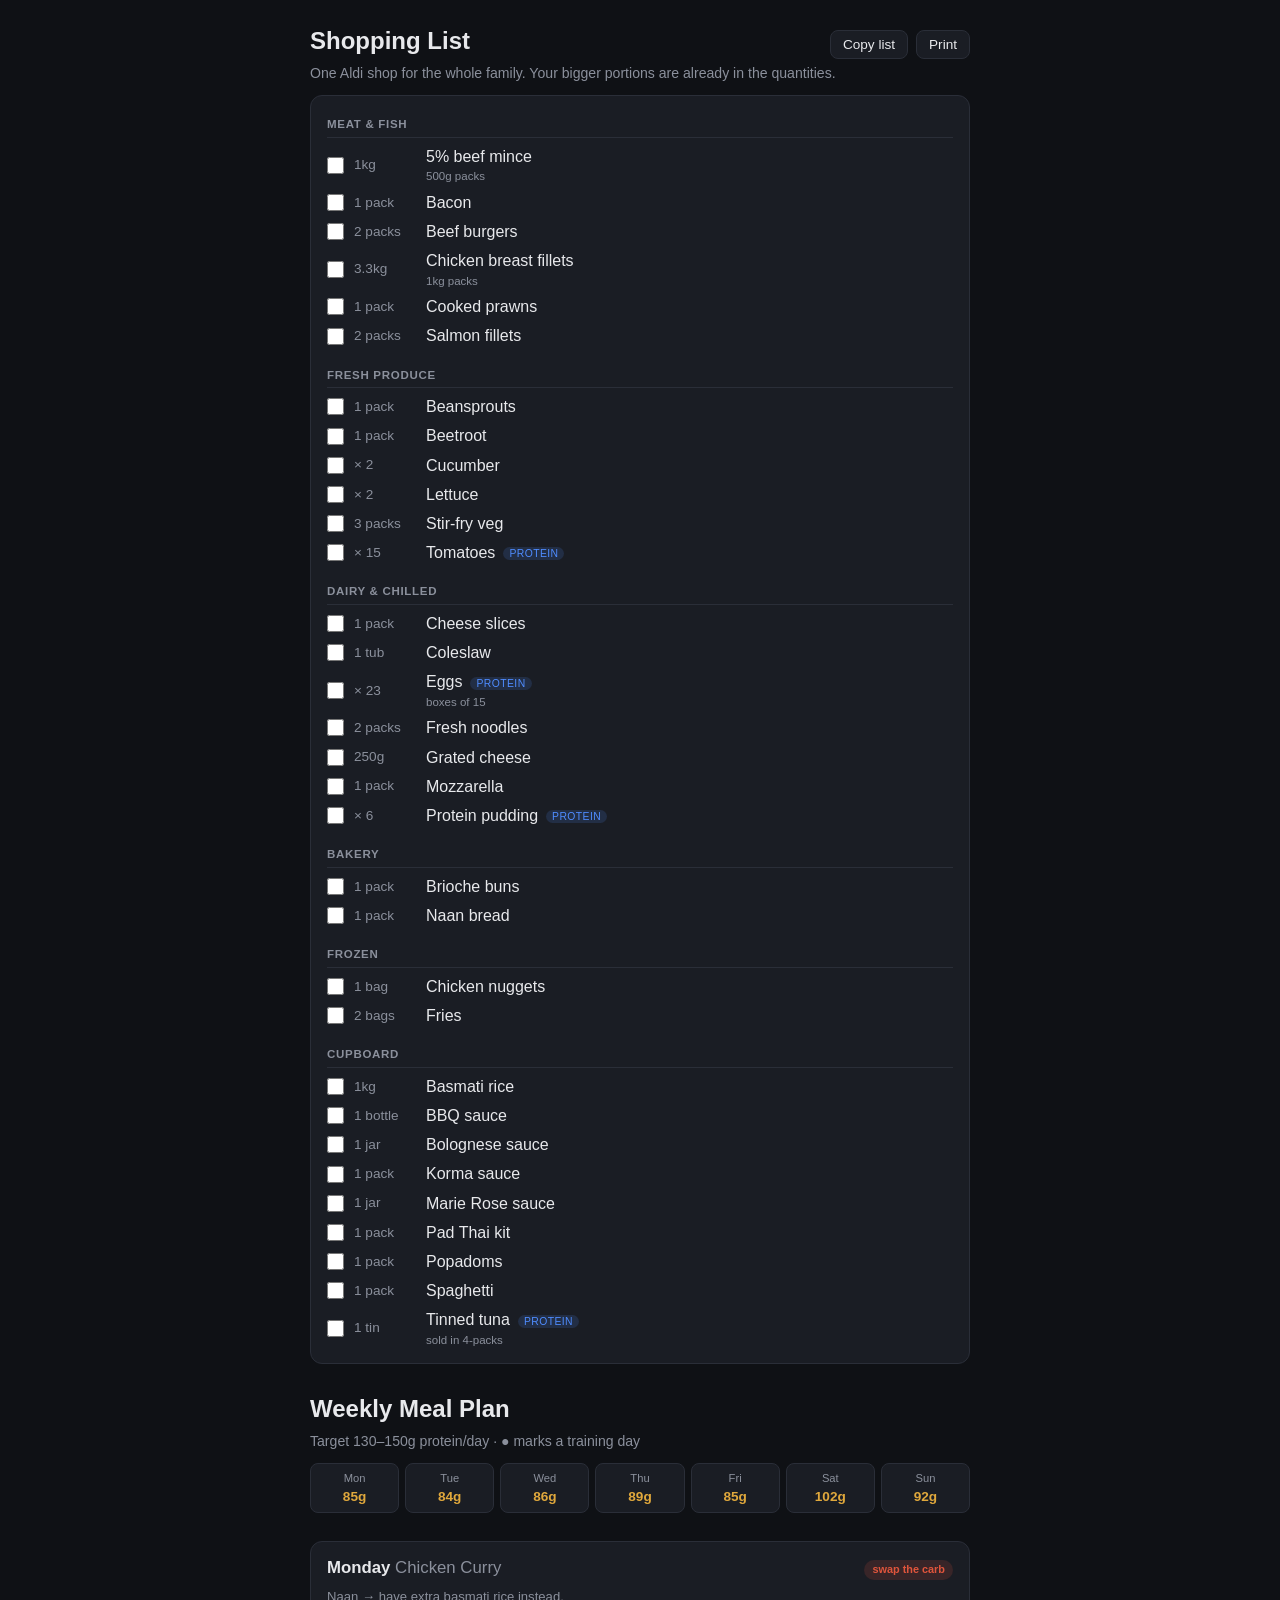
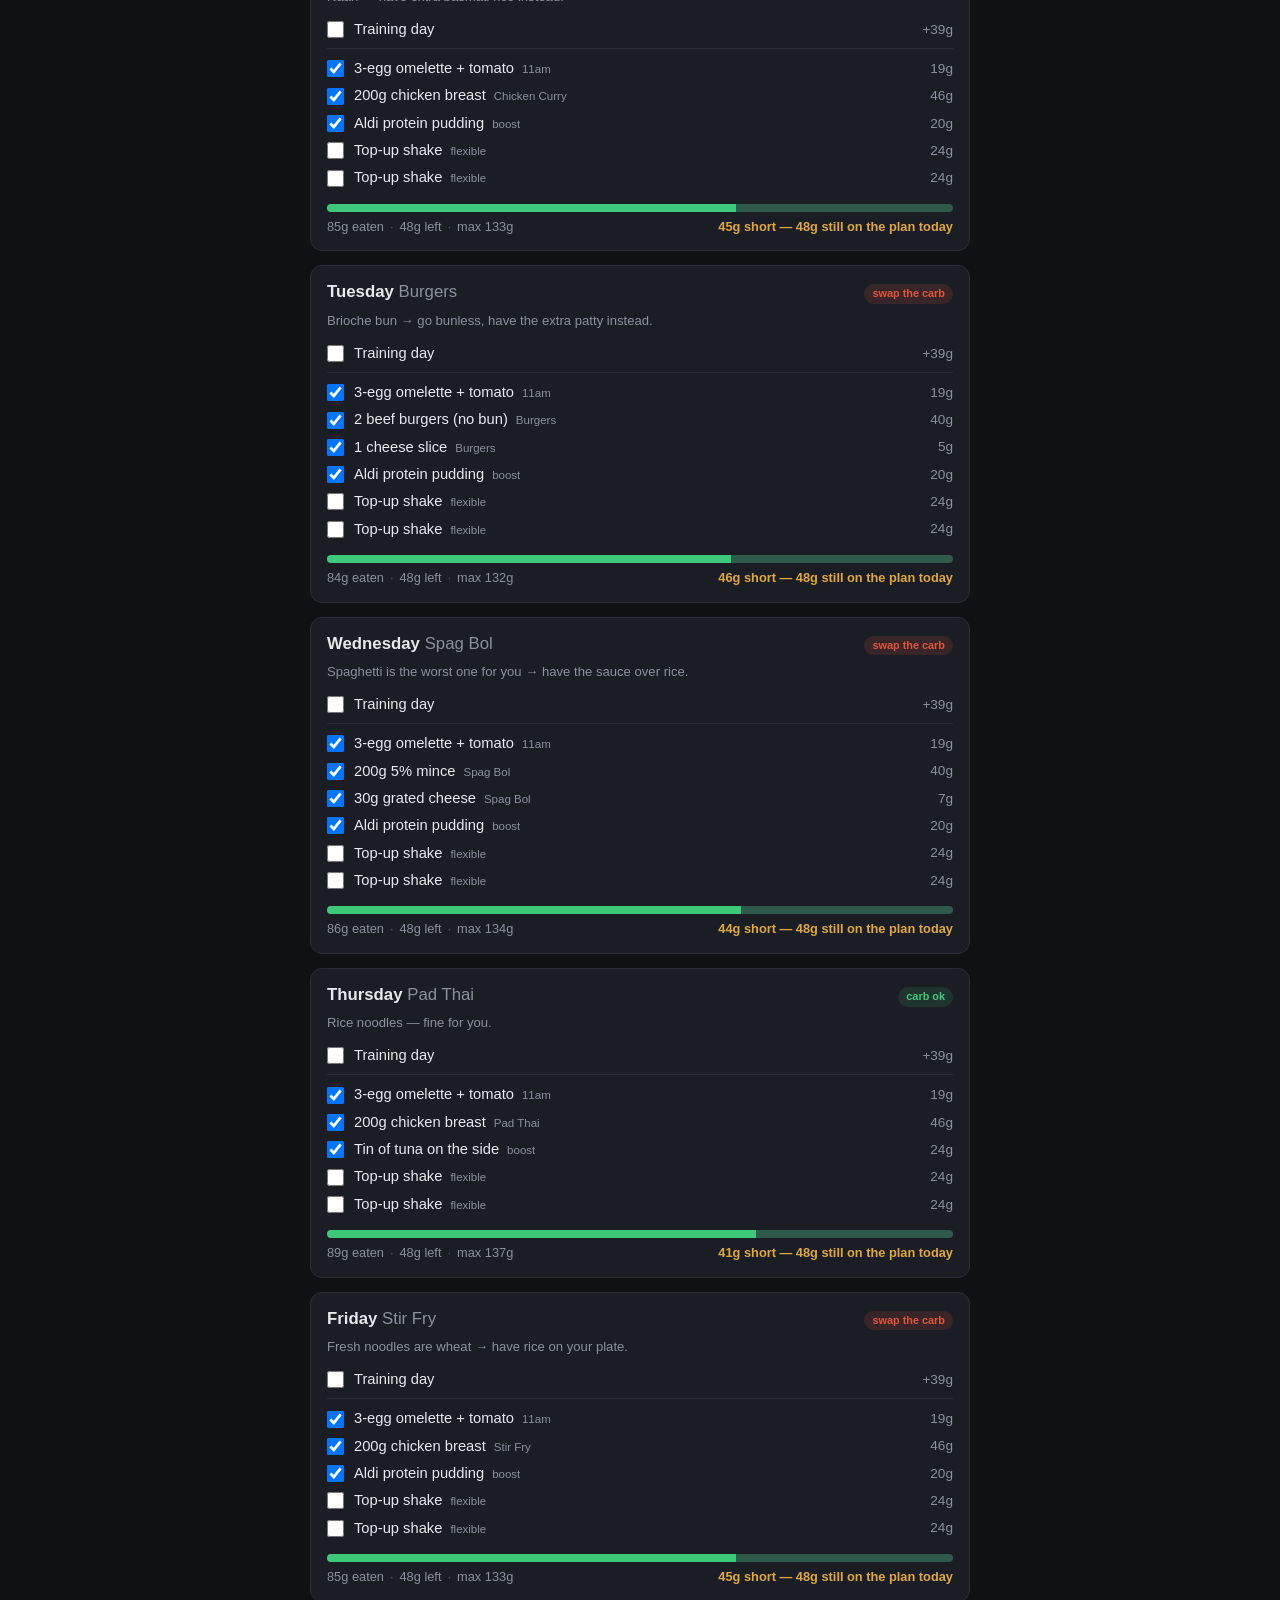
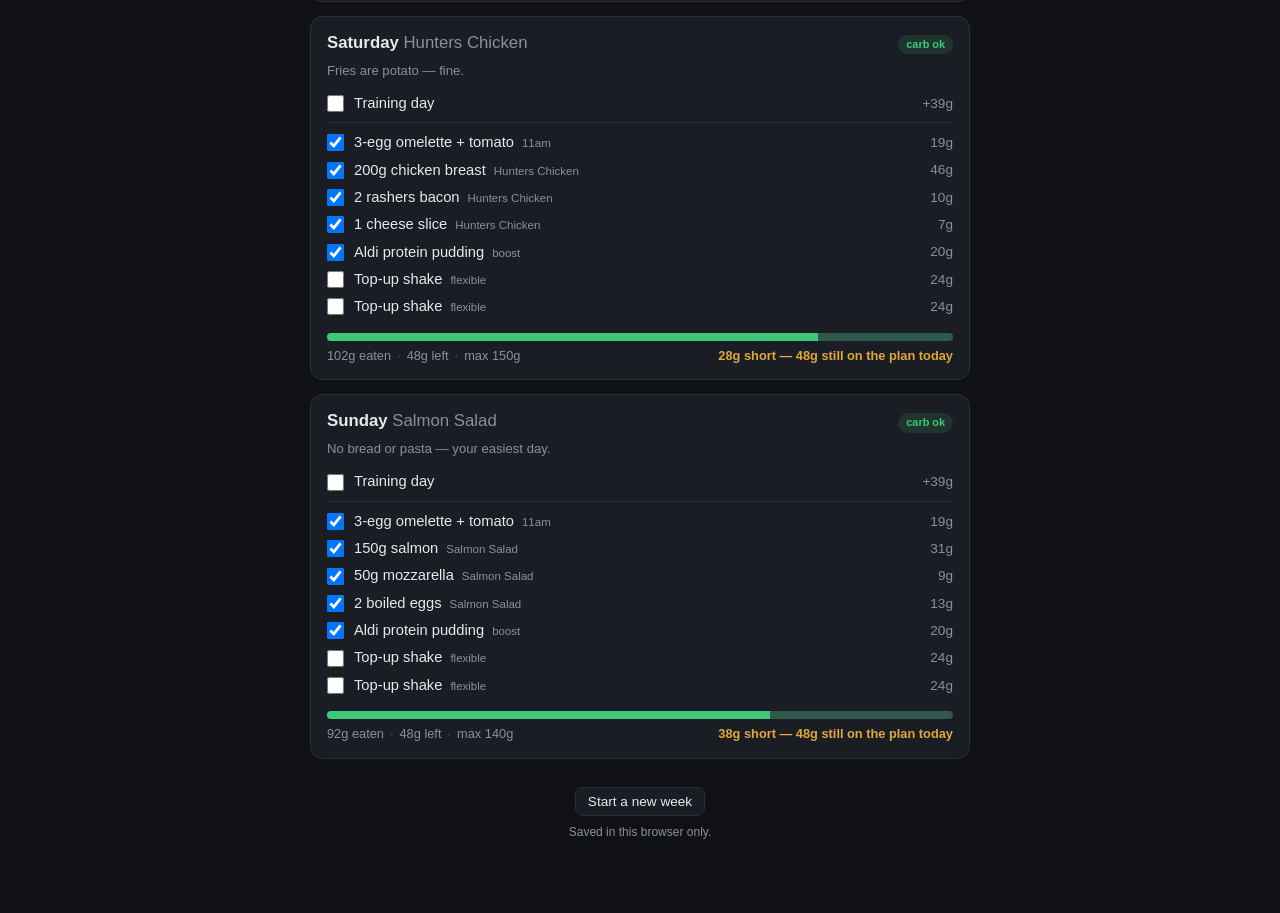
<file: legacy/index.html>
<!doctype html>
<html lang="en">
<head>
<meta charset="UTF-8">
<meta name="viewport" content="width=device-width, initial-scale=1.0">
<title>Meal Plan &amp; Protein Tracker</title>
<link rel="stylesheet" href="style.css">
</head>
<body>

<section class="block">
  <div class="block-head">
    <h1>Shopping List</h1>
    <div class="actions no-print">
      <button id="copyBtn">Copy list</button>
      <button onclick="window.print()">Print</button>
    </div>
  </div>
  <p class="subtitle">One Aldi shop for the whole family. Your bigger portions are already in the quantities.</p>
  <div id="shoppingList" class="card"></div>
</section>

<section class="block">
  <div class="block-head">
    <h1>Weekly Meal Plan</h1>
  </div>
  <p class="subtitle">Target 130&ndash;150g protein/day &middot; ● marks a training day</p>
  <div id="weekSummary" class="summary no-print"></div>
</section>

<main id="days"></main>

<footer class="no-print">
  <button id="newWeekBtn">Start a new week</button>
  <p class="note">Saved in this browser only.</p>
</footer>

<script src="data.js"></script>
<script src="app.js"></script>
</body>
</html>
</file>
<file: legacy/style.css>
:root {
  --bg: #0f1115;
  --card: #1a1d24;
  --border: #2a2e38;
  --text: #e8e9ec;
  --muted: #8b909c;
  --accent: #4f8cff;
  --good: #3ec97a;
  --low: #e0a83c;
  --bad: #e0553c;
}

* { box-sizing: border-box; }

body {
  margin: 0;
  font-family: -apple-system, BlinkMacSystemFont, "Segoe UI", sans-serif;
  background: var(--bg);
  color: var(--text);
  padding: 24px 16px 60px;
  line-height: 1.45;
}

.block, main, footer {
  max-width: 660px;
  margin: 0 auto;
}

.block { margin-bottom: 28px; }

.block-head {
  display: flex;
  align-items: baseline;
  justify-content: space-between;
  gap: 12px;
}

h1 { margin: 0; font-size: 1.5rem; }
.subtitle { color: var(--muted); margin: 4px 0 12px; font-size: 0.88rem; }

button {
  background: var(--card);
  border: 1px solid var(--border);
  color: var(--text);
  padding: 6px 12px;
  border-radius: 8px;
  cursor: pointer;
  font-size: 0.85rem;
}
button:hover { border-color: var(--accent); }
.actions { display: flex; gap: 8px; flex-shrink: 0; }

.card {
  background: var(--card);
  border: 1px solid var(--border);
  border-radius: 12px;
  padding: 4px 16px 12px;
}

/* ---- shopping ---- */

.aisle { padding-top: 10px; }
.aisle h3 {
  font-size: 0.72rem;
  text-transform: uppercase;
  letter-spacing: 0.06em;
  color: var(--muted);
  margin: 6px 0 4px;
  border-bottom: 1px solid var(--border);
  padding-bottom: 4px;
}

.shop-row { align-items: baseline; }
.qty {
  min-width: 62px;
  font-variant-numeric: tabular-nums;
  color: var(--muted);
  font-size: 0.85rem;
  flex-shrink: 0;
}
.shop-item { flex: 1; }

.tag {
  font-size: 0.65rem;
  text-transform: uppercase;
  letter-spacing: 0.04em;
  background: rgba(79,140,255,0.15);
  color: var(--accent);
  padding: 1px 6px;
  border-radius: 999px;
  margin-left: 8px;
  vertical-align: middle;
}

.hint {
  display: block;
  font-size: 0.72rem;
  color: var(--muted);
}

.shop-row input:checked ~ .qty,
.shop-row input:checked ~ .shop-item {
  color: var(--muted);
  text-decoration: line-through;
}
.shop-row input:checked ~ .shop-item .tag { opacity: 0.4; }

/* ---- week summary ---- */

.summary {
  display: grid;
  grid-template-columns: repeat(7, 1fr);
  gap: 6px;
}

.pill {
  display: flex;
  flex-direction: column;
  align-items: center;
  padding: 6px 2px;
  border-radius: 8px;
  border: 1px solid var(--border);
  background: var(--card);
  text-decoration: none;
  color: var(--text);
}
.pill-day { font-size: 0.7rem; color: var(--muted); }
.pill-g { font-size: 0.85rem; font-weight: 600; font-variant-numeric: tabular-nums; }
.pill-under .pill-g { color: var(--low); }
.pill-good  .pill-g { color: var(--good); }
.pill-over  .pill-g { color: var(--accent); }

/* ---- days ---- */

main { display: flex; flex-direction: column; gap: 14px; }

.day {
  background: var(--card);
  border: 1px solid var(--border);
  border-radius: 12px;
  padding: 14px 16px;
  scroll-margin-top: 12px;
}

.day-header {
  display: flex;
  justify-content: space-between;
  align-items: baseline;
  gap: 10px;
}
.day-header h2 { margin: 0; font-size: 1.05rem; }
.meal { font-weight: 400; color: var(--muted); }

.carb-flag {
  font-size: 0.68rem;
  padding: 2px 8px;
  border-radius: 999px;
  font-weight: 600;
  white-space: nowrap;
  flex-shrink: 0;
}
.flag-swap { background: rgba(224,85,60,0.15); color: var(--bad); }
.flag-ok   { background: rgba(62,201,122,0.13); color: var(--good); }

.carb-note {
  font-size: 0.82rem;
  color: var(--muted);
  margin: 6px 0 10px;
}

.row {
  display: flex;
  align-items: center;
  gap: 10px;
  padding: 3px 0;
  cursor: pointer;
}
.row input { width: 17px; height: 17px; flex-shrink: 0; margin: 0; }
.row-label { flex: 1; font-size: 0.92rem; }
.when {
  color: var(--muted);
  font-size: 0.72rem;
  margin-left: 8px;
}
.grams {
  color: var(--muted);
  font-size: 0.85rem;
  font-variant-numeric: tabular-nums;
}

.training-row {
  border-bottom: 1px solid var(--border);
  padding-bottom: 8px;
  margin-bottom: 6px;
}

/* ---- totals ---- */

.total-bar {
  display: flex;
  height: 8px;
  background: var(--border);
  border-radius: 999px;
  overflow: hidden;
  margin-top: 12px;
}
.bar-eaten { background: var(--good); }
.bar-avail { background: var(--good); opacity: 0.28; }

.total-line {
  display: flex;
  justify-content: space-between;
  align-items: baseline;
  gap: 10px;
  margin-top: 6px;
  font-size: 0.8rem;
}
.total-text { color: var(--muted); font-variant-numeric: tabular-nums; }
.sep { margin: 0 6px; opacity: 0.5; }

.status-text { font-weight: 600; text-align: right; }
.status-under { color: var(--low); }
.status-bad   { color: var(--bad); }
.status-over  { color: var(--accent); }
.status-good  { color: var(--good); }

footer { text-align: center; margin-top: 28px; }
.note { color: var(--muted); font-size: 0.75rem; margin-top: 8px; }

/* ---- print: shopping list on paper ---- */

@media print {
  body { background: #fff; color: #000; padding: 0; }
  .no-print, main, footer { display: none !important; }
  .card { border: none; background: #fff; padding: 0; }
  .aisle h3 { color: #000; border-color: #999; }
  .qty, .hint { color: #333; }
  .tag { border: 1px solid #999; color: #000; background: none; }
  .row input { -webkit-appearance: none; appearance: none; width: 12px; height: 12px; border: 1px solid #000; }
}
</file>
